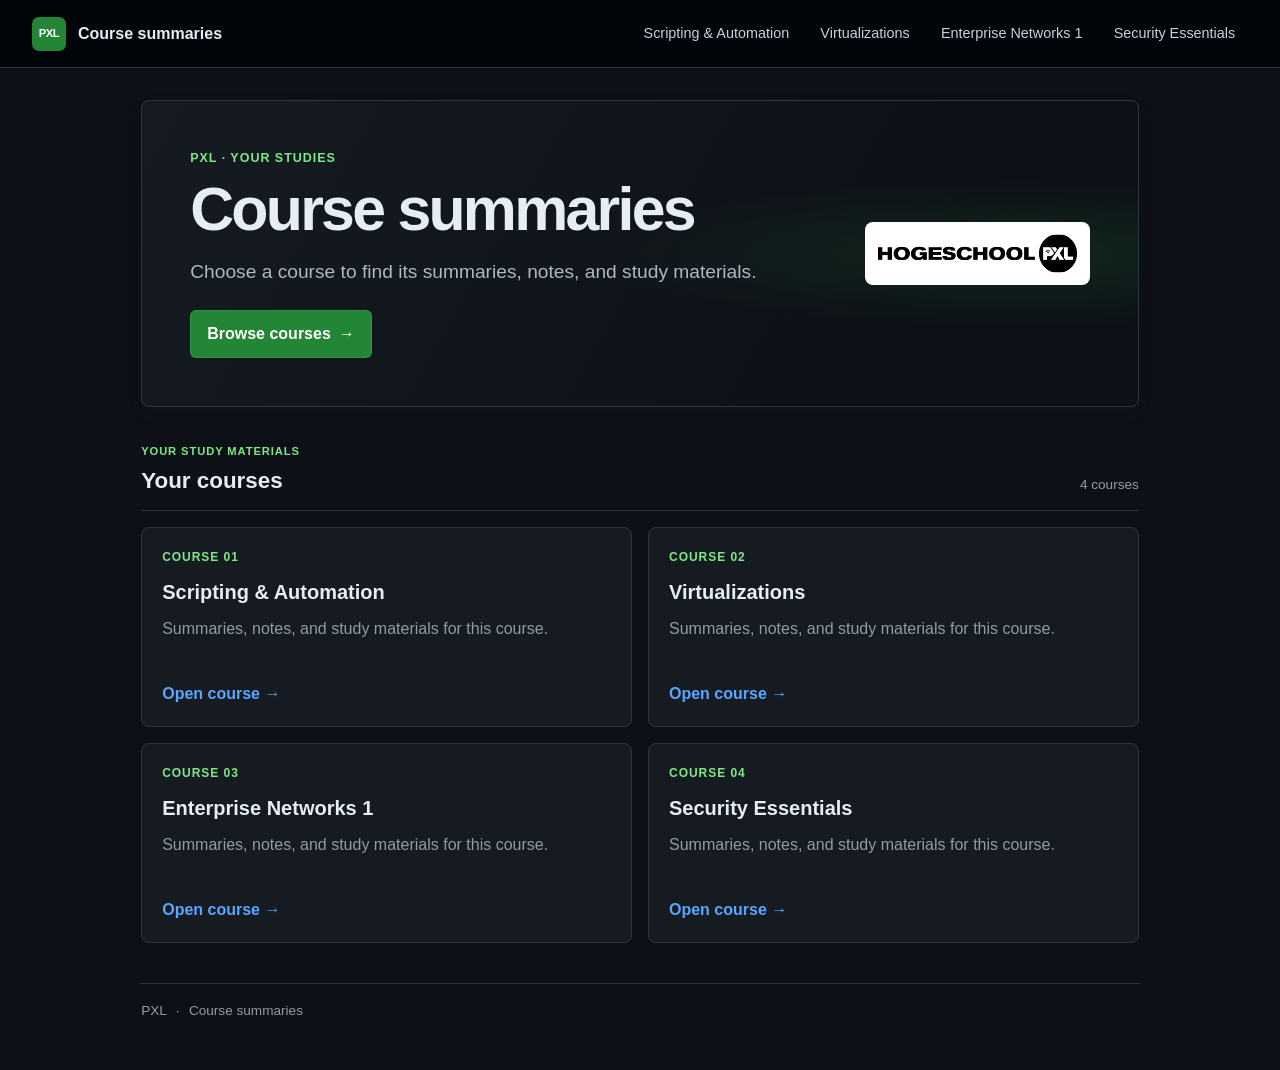
<file: index.html>
<!DOCTYPE html>
<html lang="en">
  <head>
    <meta charset="UTF-8" />
    <meta name="viewport" content="width=device-width, initial-scale=1.0" />
    <meta name="theme-color" content="#0d1117" />
    <title>Course Summaries — PXL</title>
    <link rel="stylesheet" href="styles.css" />
  </head>
  <body class="docs-page">
    <a class="skip-link" href="#main-content">Skip to content</a>

    <header class="docs-header">
      <a class="docs-brand" href="index.html">
        <span class="brand-mark" aria-hidden="true">PXL</span>
        <span>Course summaries</span>
      </a>
      <nav class="docs-global-nav" aria-label="Course navigation">
        <a href="Scripting &amp; Automation/Scripting &amp; Automation.html">Scripting &amp; Automation</a>
        <a href="Virtualizations/Virtualizations.html">Virtualizations</a>
        <a href="Enterprise Networks 1/Enterprise Networks 1.html">Enterprise Networks 1</a>
        <a href="Security Essentials/Security Essentials.html">Security Essentials</a>
      </nav>
    </header>

    <main id="main-content" class="docs-main exercise-home">
      <section class="docs-hero" aria-labelledby="page-title">
        <div class="hero-copy">
          <p class="eyebrow">PXL · Your studies</p>
          <h1 id="page-title">Course summaries</h1>
          <p class="hero-description">Choose a course to find its summaries, notes, and study materials.</p>
          <a class="primary-link" href="#courses">Browse courses <span aria-hidden="true">→</span></a>
        </div>
        <img class="hero-logo" src="assets/pxl-hogeschool-logo.png" alt="Hogeschool PXL" />
      </section>

      <section class="docs-section" id="courses" aria-labelledby="courses-title">
        <div class="section-heading">
          <div>
            <p class="eyebrow">Your study materials</p>
            <h2 id="courses-title">Your courses</h2>
          </div>
          <span class="section-count">4 courses</span>
        </div>
        <ul class="exercise-list course-grid" aria-label="Courses">
          <li>
            <a class="exercise-card" href="Scripting &amp; Automation/Scripting &amp; Automation.html">
              <span class="exercise-number">Course 01</span>
              <h3>Scripting &amp; Automation</h3>
              <p>Summaries, notes, and study materials for this course.</p>
              <span class="exercise-card-link">Open course <span aria-hidden="true">→</span></span>
            </a>
          </li>
          <li>
            <a class="exercise-card" href="Virtualizations/Virtualizations.html">
              <span class="exercise-number">Course 02</span>
              <h3>Virtualizations</h3>
              <p>Summaries, notes, and study materials for this course.</p>
              <span class="exercise-card-link">Open course <span aria-hidden="true">→</span></span>
            </a>
          </li>
          <li>
            <a class="exercise-card" href="Enterprise Networks 1/Enterprise Networks 1.html">
              <span class="exercise-number">Course 03</span>
              <h3>Enterprise Networks 1</h3>
              <p>Summaries, notes, and study materials for this course.</p>
              <span class="exercise-card-link">Open course <span aria-hidden="true">→</span></span>
            </a>
          </li>
          <li>
            <a class="exercise-card" href="Security Essentials/Security Essentials.html">
              <span class="exercise-number">Course 04</span>
              <h3>Security Essentials</h3>
              <p>Summaries, notes, and study materials for this course.</p>
              <span class="exercise-card-link">Open course <span aria-hidden="true">→</span></span>
            </a>
          </li>
        </ul>
      </section>

      <footer class="docs-footer">PXL <span aria-hidden="true">·</span> Course summaries</footer>
    </main>
  </body>
</html>
</file>
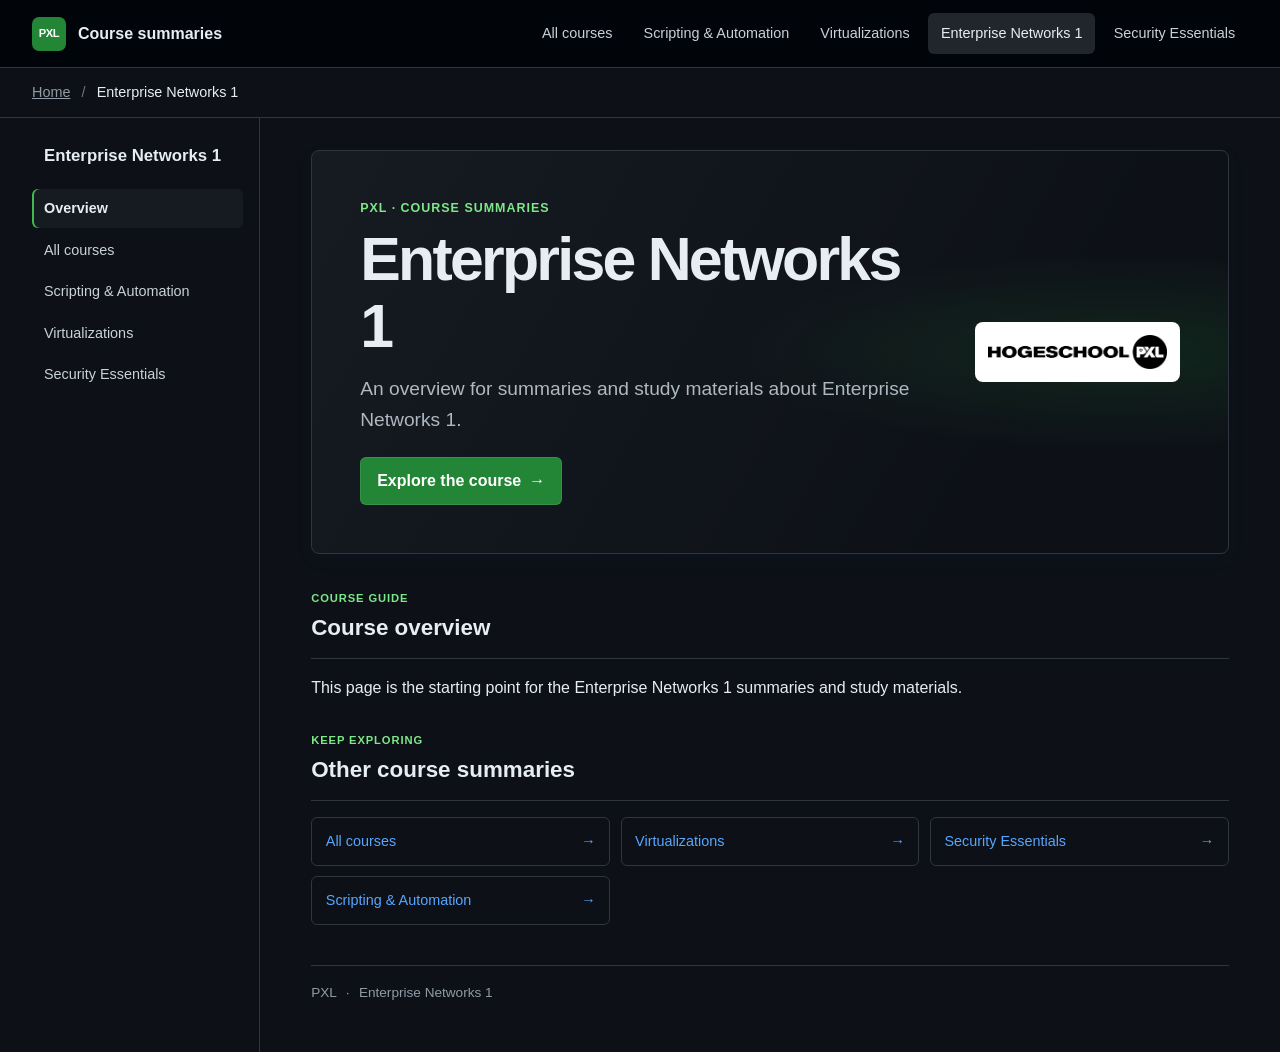
<file: Enterprise Networks 1/Enterprise Networks 1.html>
<!DOCTYPE html>
<html lang="en">
  <head>
    <meta charset="UTF-8" />
    <meta name="viewport" content="width=device-width, initial-scale=1.0" />
    <meta name="theme-color" content="#111b2e" />
    <title>Enterprise Networks 1 — Course Summaries</title>
    <link rel="stylesheet" href="../styles.css" />
  </head>
  <body class="docs-page">
    <a class="skip-link" href="#main-content">Skip to content</a>

    <header class="docs-header">
      <a class="docs-brand" href="../index.html">
        <span class="brand-mark" aria-hidden="true">PXL</span>
        <span>Course summaries</span>
      </a>
      <nav class="docs-global-nav" aria-label="Main navigation">
        <a href="../index.html">All courses</a>
        <a href="../Scripting &amp; Automation/Scripting &amp; Automation.html">Scripting &amp; Automation</a>
        <a href="../Virtualizations/Virtualizations.html">Virtualizations</a>
        <a href="Enterprise Networks 1.html" aria-current="page">Enterprise Networks 1</a>
        <a href="../Security Essentials/Security Essentials.html">Security Essentials</a>
      </nav>
    </header>

    <div class="docs-breadcrumb">
      <div class="docs-breadcrumb-inner">
        <a href="../index.html">Home</a>
        <span class="breadcrumb-separator" aria-hidden="true">/</span>
        <span aria-current="page">Enterprise Networks 1</span>
      </div>
    </div>

    <div class="docs-layout">
      <aside class="docs-sidebar" aria-label="Page navigation">
        <p class="sidebar-heading">Enterprise Networks 1</p>
        <a class="sidebar-current" href="#overview" aria-current="page">Overview</a>
        <a href="../index.html">All courses</a>
        <a href="../Scripting &amp; Automation/Scripting &amp; Automation.html">Scripting &amp; Automation</a>
        <a href="../Virtualizations/Virtualizations.html">Virtualizations</a>
        <a href="../Security Essentials/Security Essentials.html">Security Essentials</a>
      </aside>

      <main id="main-content" class="docs-main">
        <section class="docs-hero" id="overview" aria-labelledby="page-title">
          <div class="hero-copy">
            <p class="eyebrow">PXL · Course summaries</p>
            <h1 id="page-title">Enterprise Networks 1</h1>
            <p class="hero-description">An overview for summaries and study materials about Enterprise Networks 1.</p>
            <a class="primary-link" href="#course-overview">Explore the course <span aria-hidden="true">→</span></a>
          </div>
          <img class="hero-logo" src="../assets/pxl-hogeschool-logo.png" alt="Hogeschool PXL" />
        </section>

        <section class="docs-section" id="course-overview">
          <div class="section-heading">
            <div>
              <p class="eyebrow">Course guide</p>
              <h2>Course overview</h2>
            </div>
          </div>
          <p>This page is the starting point for the Enterprise Networks 1 summaries and study materials.</p>
        </section>

        <section class="docs-section" id="other-courses">
          <div class="section-heading">
            <div>
              <p class="eyebrow">Keep exploring</p>
              <h2>Other course summaries</h2>
            </div>
          </div>
          <div class="resource-links" aria-label="Other course summaries">
            <a href="../index.html">All courses <span aria-hidden="true">→</span></a>
            <a href="../Virtualizations/Virtualizations.html">Virtualizations <span aria-hidden="true">→</span></a>
            <a href="../Security Essentials/Security Essentials.html">Security Essentials <span aria-hidden="true">→</span></a>
            <a href="../Scripting &amp; Automation/Scripting &amp; Automation.html">Scripting &amp; Automation <span aria-hidden="true">→</span></a>
          </div>
        </section>
        <footer class="docs-footer">PXL <span aria-hidden="true">·</span> Enterprise Networks 1</footer>
      </main>
    </div>
  </body>
</html>
</file>
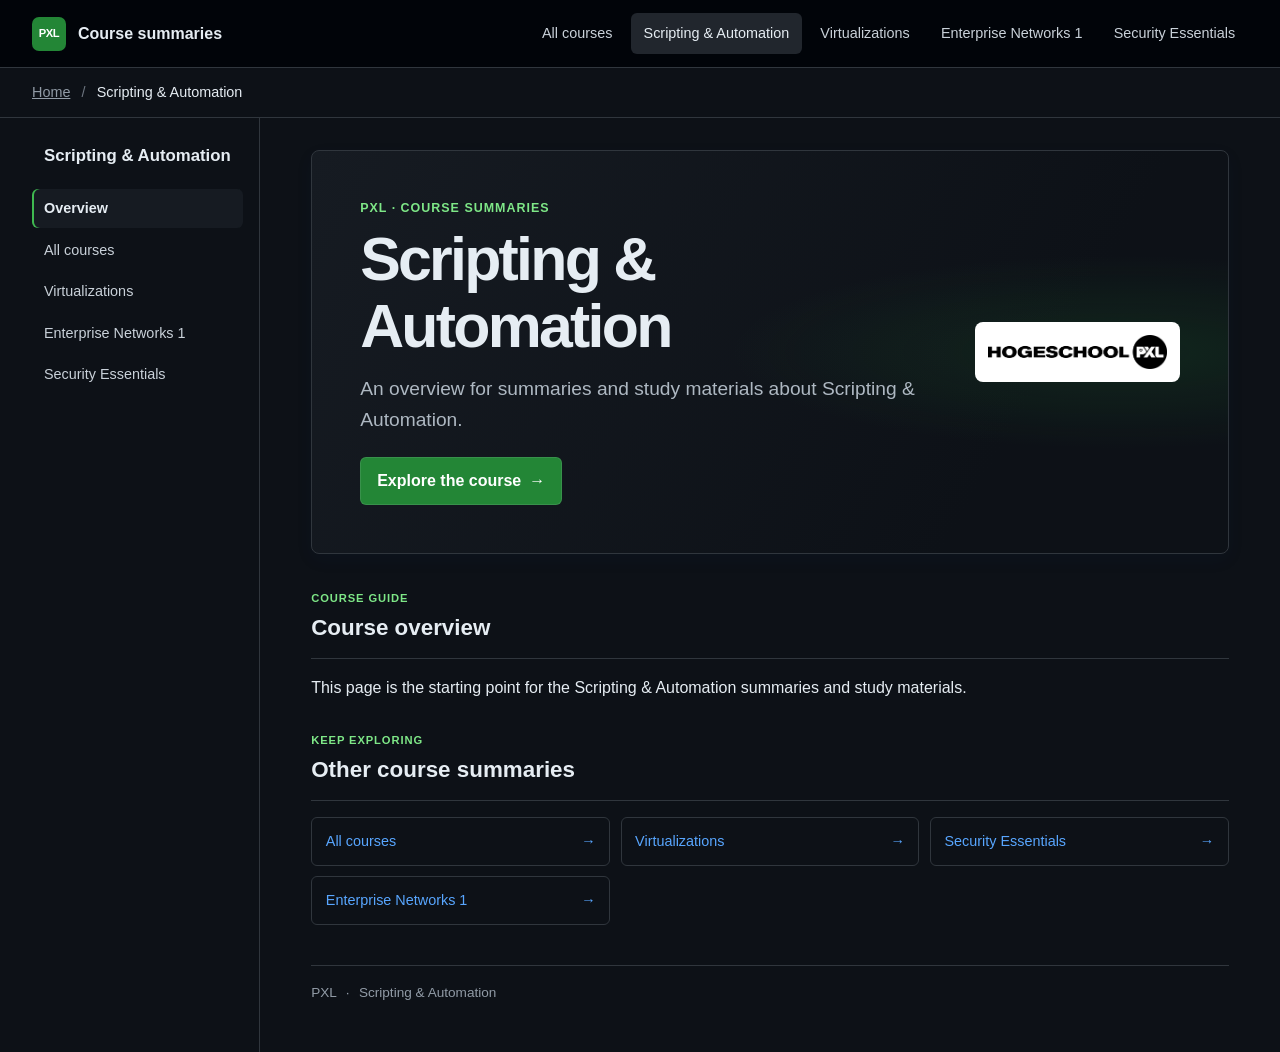
<file: Scripting & Automation/Scripting & Automation.html>
<!DOCTYPE html>
<html lang="en">
  <head>
    <meta charset="UTF-8" />
    <meta name="viewport" content="width=device-width, initial-scale=1.0" />
    <meta name="theme-color" content="#111b2e" />
    <title>Scripting &amp; Automation — Course Summaries</title>
    <link rel="stylesheet" href="../styles.css" />
  </head>
  <body class="docs-page">
    <a class="skip-link" href="#main-content">Skip to content</a>

    <header class="docs-header">
      <a class="docs-brand" href="../index.html">
        <span class="brand-mark" aria-hidden="true">PXL</span>
        <span>Course summaries</span>
      </a>
      <nav class="docs-global-nav" aria-label="Main navigation">
        <a href="../index.html">All courses</a>
        <a href="Scripting &amp; Automation.html" aria-current="page">Scripting &amp; Automation</a>
        <a href="../Virtualizations/Virtualizations.html">Virtualizations</a>
        <a href="../Enterprise Networks 1/Enterprise Networks 1.html">Enterprise Networks 1</a>
        <a href="../Security Essentials/Security Essentials.html">Security Essentials</a>
      </nav>
    </header>

    <div class="docs-breadcrumb">
      <div class="docs-breadcrumb-inner">
        <a href="../index.html">Home</a>
        <span class="breadcrumb-separator" aria-hidden="true">/</span>
        <span aria-current="page">Scripting &amp; Automation</span>
      </div>
    </div>

    <div class="docs-layout">
      <aside class="docs-sidebar" aria-label="Page navigation">
        <p class="sidebar-heading">Scripting &amp; Automation</p>
        <a class="sidebar-current" href="#overview" aria-current="page">Overview</a>
        <a href="../index.html">All courses</a>
        <a href="../Virtualizations/Virtualizations.html">Virtualizations</a>
        <a href="../Enterprise Networks 1/Enterprise Networks 1.html">Enterprise Networks 1</a>
        <a href="../Security Essentials/Security Essentials.html">Security Essentials</a>
      </aside>

      <main id="main-content" class="docs-main">
        <section class="docs-hero" id="overview" aria-labelledby="page-title">
          <div class="hero-copy">
            <p class="eyebrow">PXL · Course summaries</p>
            <h1 id="page-title">Scripting &amp; Automation</h1>
            <p class="hero-description">An overview for summaries and study materials about Scripting &amp; Automation.</p>
            <a class="primary-link" href="#course-overview">Explore the course <span aria-hidden="true">→</span></a>
          </div>
          <img class="hero-logo" src="../assets/pxl-hogeschool-logo.png" alt="Hogeschool PXL" />
        </section>

        <section class="docs-section" id="course-overview">
          <div class="section-heading">
            <div>
              <p class="eyebrow">Course guide</p>
              <h2>Course overview</h2>
            </div>
          </div>
          <p>This page is the starting point for the Scripting &amp; Automation summaries and study materials.</p>
        </section>

        <section class="docs-section" id="other-courses">
          <div class="section-heading">
            <div>
              <p class="eyebrow">Keep exploring</p>
              <h2>Other course summaries</h2>
            </div>
          </div>
          <div class="resource-links" aria-label="Other course summaries">
            <a href="../index.html">All courses <span aria-hidden="true">→</span></a>
            <a href="../Virtualizations/Virtualizations.html">Virtualizations <span aria-hidden="true">→</span></a>
            <a href="../Security Essentials/Security Essentials.html">Security Essentials <span aria-hidden="true">→</span></a>
            <a href="../Enterprise Networks 1/Enterprise Networks 1.html">Enterprise Networks 1 <span aria-hidden="true">→</span></a>
          </div>
        </section>
        <footer class="docs-footer">PXL <span aria-hidden="true">·</span> Scripting &amp; Automation</footer>
      </main>
    </div>
  </body>
</html>
</file>
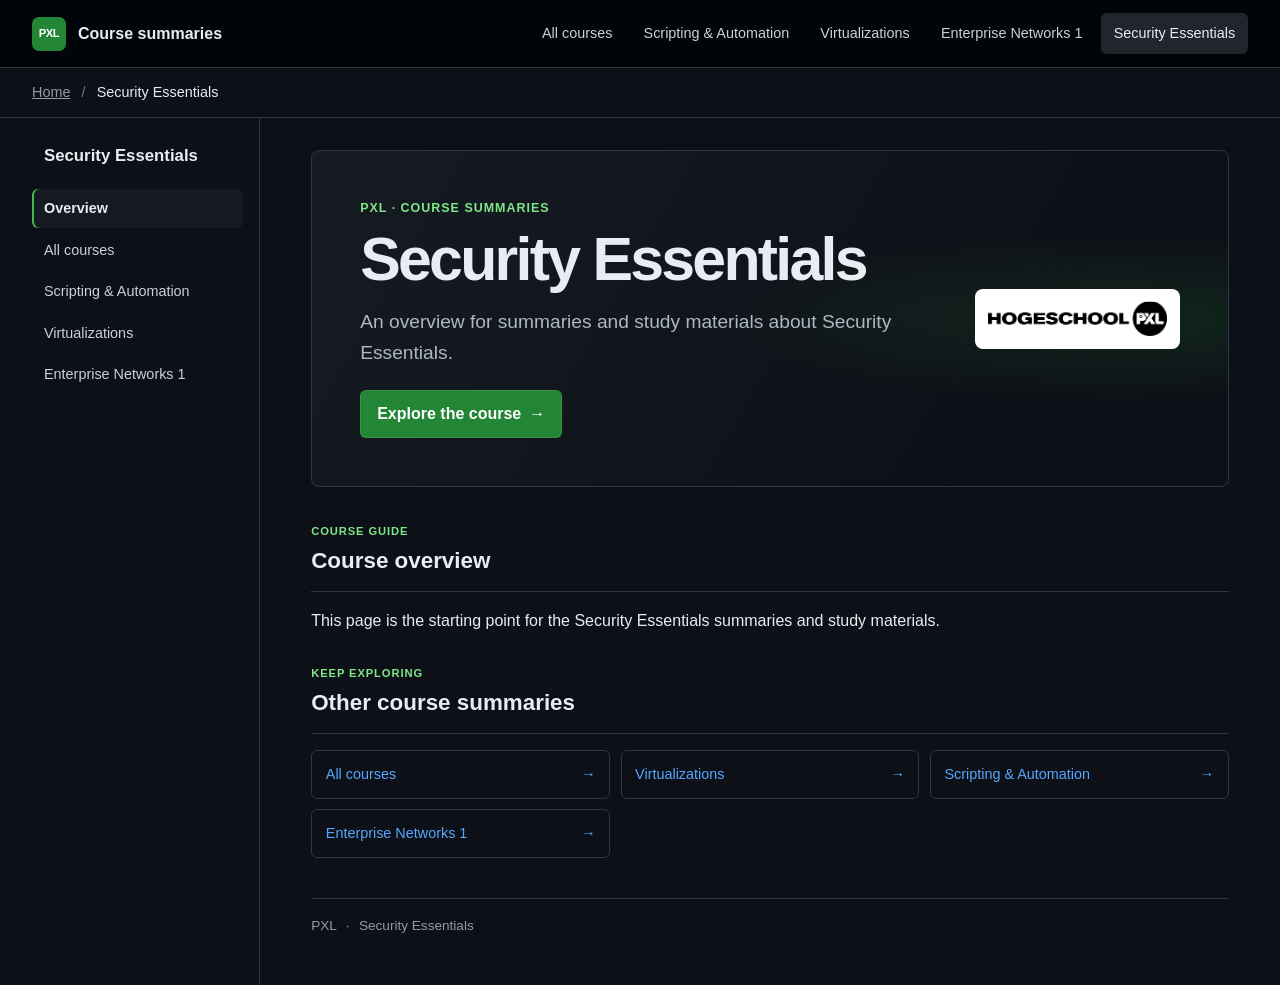
<file: Security Essentials/Security Essentials.html>
<!DOCTYPE html>
<html lang="en">
  <head>
    <meta charset="UTF-8" />
    <meta name="viewport" content="width=device-width, initial-scale=1.0" />
    <meta name="theme-color" content="#111b2e" />
    <title>Security Essentials — Course Summaries</title>
    <link rel="stylesheet" href="../styles.css" />
  </head>
  <body class="docs-page">
    <a class="skip-link" href="#main-content">Skip to content</a>

    <header class="docs-header">
      <a class="docs-brand" href="../index.html">
        <span class="brand-mark" aria-hidden="true">PXL</span>
        <span>Course summaries</span>
      </a>
      <nav class="docs-global-nav" aria-label="Main navigation">
        <a href="../index.html">All courses</a>
        <a href="../Scripting &amp; Automation/Scripting &amp; Automation.html">Scripting &amp; Automation</a>
        <a href="../Virtualizations/Virtualizations.html">Virtualizations</a>
        <a href="../Enterprise Networks 1/Enterprise Networks 1.html">Enterprise Networks 1</a>
        <a href="Security Essentials.html" aria-current="page">Security Essentials</a>
      </nav>
    </header>

    <div class="docs-breadcrumb">
      <div class="docs-breadcrumb-inner">
        <a href="../index.html">Home</a>
        <span class="breadcrumb-separator" aria-hidden="true">/</span>
        <span aria-current="page">Security Essentials</span>
      </div>
    </div>

    <div class="docs-layout">
      <aside class="docs-sidebar" aria-label="Page navigation">
        <p class="sidebar-heading">Security Essentials</p>
        <a class="sidebar-current" href="#overview" aria-current="page">Overview</a>
        <a href="../index.html">All courses</a>
        <a href="../Scripting &amp; Automation/Scripting &amp; Automation.html">Scripting &amp; Automation</a>
        <a href="../Virtualizations/Virtualizations.html">Virtualizations</a>
        <a href="../Enterprise Networks 1/Enterprise Networks 1.html">Enterprise Networks 1</a>
      </aside>

      <main id="main-content" class="docs-main">
        <section class="docs-hero" id="overview" aria-labelledby="page-title">
          <div class="hero-copy">
            <p class="eyebrow">PXL · Course summaries</p>
            <h1 id="page-title">Security Essentials</h1>
            <p class="hero-description">An overview for summaries and study materials about Security Essentials.</p>
            <a class="primary-link" href="#course-overview">Explore the course <span aria-hidden="true">→</span></a>
          </div>
          <img class="hero-logo" src="../assets/pxl-hogeschool-logo.png" alt="Hogeschool PXL" />
        </section>

        <section class="docs-section" id="course-overview">
          <div class="section-heading">
            <div>
              <p class="eyebrow">Course guide</p>
              <h2>Course overview</h2>
            </div>
          </div>
          <p>This page is the starting point for the Security Essentials summaries and study materials.</p>
        </section>

        <section class="docs-section" id="other-courses">
          <div class="section-heading">
            <div>
              <p class="eyebrow">Keep exploring</p>
              <h2>Other course summaries</h2>
            </div>
          </div>
          <div class="resource-links" aria-label="Other course summaries">
            <a href="../index.html">All courses <span aria-hidden="true">→</span></a>
            <a href="../Virtualizations/Virtualizations.html">Virtualizations <span aria-hidden="true">→</span></a>
            <a href="../Scripting &amp; Automation/Scripting &amp; Automation.html">Scripting &amp; Automation <span aria-hidden="true">→</span></a>
            <a href="../Enterprise Networks 1/Enterprise Networks 1.html">Enterprise Networks 1 <span aria-hidden="true">→</span></a>
          </div>
        </section>
        <footer class="docs-footer">PXL <span aria-hidden="true">·</span> Security Essentials</footer>
      </main>
    </div>
  </body>
</html>
</file>
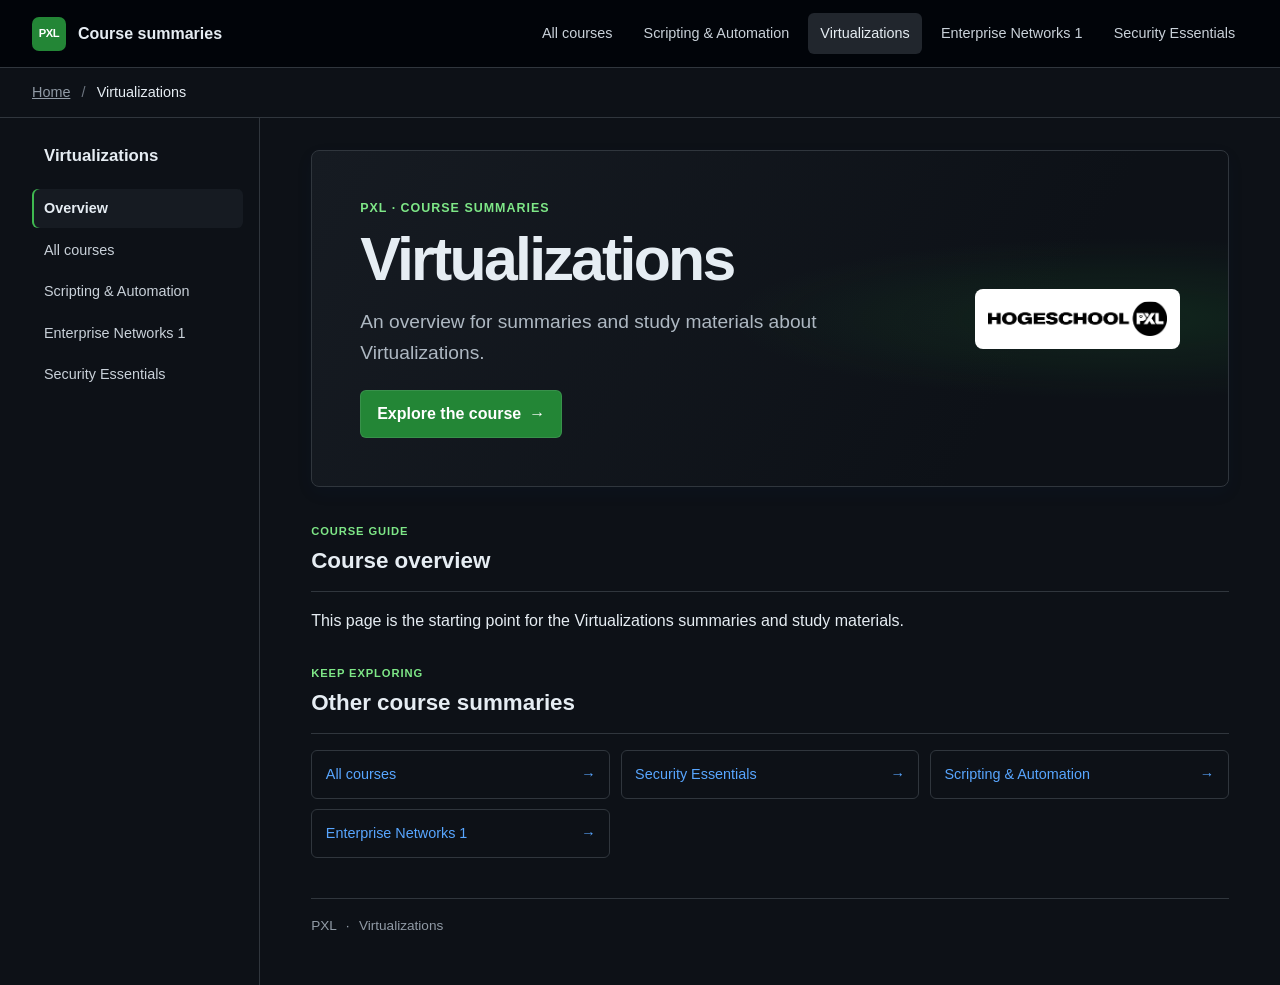
<file: Virtualizations/Virtualizations.html>
<!DOCTYPE html>
<html lang="en">
  <head>
    <meta charset="UTF-8" />
    <meta name="viewport" content="width=device-width, initial-scale=1.0" />
    <meta name="theme-color" content="#111b2e" />
    <title>Virtualizations — Course Summaries</title>
    <link rel="stylesheet" href="../styles.css" />
  </head>
  <body class="docs-page">
    <a class="skip-link" href="#main-content">Skip to content</a>

    <header class="docs-header">
      <a class="docs-brand" href="../index.html">
        <span class="brand-mark" aria-hidden="true">PXL</span>
        <span>Course summaries</span>
      </a>
      <nav class="docs-global-nav" aria-label="Main navigation">
        <a href="../index.html">All courses</a>
        <a href="../Scripting &amp; Automation/Scripting &amp; Automation.html">Scripting &amp; Automation</a>
        <a href="Virtualizations.html" aria-current="page">Virtualizations</a>
        <a href="../Enterprise Networks 1/Enterprise Networks 1.html">Enterprise Networks 1</a>
        <a href="../Security Essentials/Security Essentials.html">Security Essentials</a>
      </nav>
    </header>

    <div class="docs-breadcrumb">
      <div class="docs-breadcrumb-inner">
        <a href="../index.html">Home</a>
        <span class="breadcrumb-separator" aria-hidden="true">/</span>
        <span aria-current="page">Virtualizations</span>
      </div>
    </div>

    <div class="docs-layout">
      <aside class="docs-sidebar" aria-label="Page navigation">
        <p class="sidebar-heading">Virtualizations</p>
        <a class="sidebar-current" href="#overview" aria-current="page">Overview</a>
        <a href="../index.html">All courses</a>
        <a href="../Scripting &amp; Automation/Scripting &amp; Automation.html">Scripting &amp; Automation</a>
        <a href="../Enterprise Networks 1/Enterprise Networks 1.html">Enterprise Networks 1</a>
        <a href="../Security Essentials/Security Essentials.html">Security Essentials</a>
      </aside>

      <main id="main-content" class="docs-main">
        <section class="docs-hero" id="overview" aria-labelledby="page-title">
          <div class="hero-copy">
            <p class="eyebrow">PXL · Course summaries</p>
            <h1 id="page-title">Virtualizations</h1>
            <p class="hero-description">An overview for summaries and study materials about Virtualizations.</p>
            <a class="primary-link" href="#course-overview">Explore the course <span aria-hidden="true">→</span></a>
          </div>
          <img class="hero-logo" src="../assets/pxl-hogeschool-logo.png" alt="Hogeschool PXL" />
        </section>

        <section class="docs-section" id="course-overview">
          <div class="section-heading">
            <div>
              <p class="eyebrow">Course guide</p>
              <h2>Course overview</h2>
            </div>
          </div>
          <p>This page is the starting point for the Virtualizations summaries and study materials.</p>
        </section>

        <section class="docs-section" id="other-courses">
          <div class="section-heading">
            <div>
              <p class="eyebrow">Keep exploring</p>
              <h2>Other course summaries</h2>
            </div>
          </div>
          <div class="resource-links" aria-label="Other course summaries">
            <a href="../index.html">All courses <span aria-hidden="true">→</span></a>
            <a href="../Security Essentials/Security Essentials.html">Security Essentials <span aria-hidden="true">→</span></a>
            <a href="../Scripting &amp; Automation/Scripting &amp; Automation.html">Scripting &amp; Automation <span aria-hidden="true">→</span></a>
            <a href="../Enterprise Networks 1/Enterprise Networks 1.html">Enterprise Networks 1 <span aria-hidden="true">→</span></a>
          </div>
        </section>
        <footer class="docs-footer">PXL <span aria-hidden="true">·</span> Virtualizations</footer>
      </main>
    </div>
  </body>
</html>
</file>
<file: styles.css>
:root {
  --bg: #f4f7fb;
  --card: #ffffff;
  --primary: #0b3b6f;
  --accent: #f28c28;
  --text: #1a1d23;
  --muted: #546071;
  --border: #dfe7f2;
}

* {
  box-sizing: border-box;
}

body {
  margin: 0;
  font-family: Arial, Helvetica, sans-serif;
  background: var(--bg);
  color: var(--text);
  line-height: 1.6;
}

.top-menu {
  background: #0d2446;
  border-bottom: 1px solid rgba(255, 255, 255, 0.12);
}

.nav-inner {
  display: flex;
  flex-wrap: wrap;
  gap: 1rem;
  justify-content: center;
  padding: 0.85rem 0;
}

.top-menu a {
  color: #fff;
  text-decoration: none;
  font-weight: 600;
  padding: 0.5rem 0.85rem;
  border-radius: 8px;
  transition: background 0.2s ease;
}

.top-menu a:hover {
  background: rgba(255, 255, 255, 0.12);
}

.container {
  width: min(960px, calc(100% - 2rem));
  margin: 0 auto;
}

.hero {
  background: linear-gradient(135deg, var(--primary), #114c91);
  color: #fff;
  padding: 2.5rem 0;
  text-align: center;
}

.logo {
  display: block;
  width: min(620px, 100%);
  margin: 0 auto 1rem;
  height: auto;
}

h1, h2 {
  margin-top: 0;
}

main {
  padding: 2rem 0 3rem;
}

section {
  background: var(--card);
  border: 1px solid var(--border);
  border-radius: 12px;
  padding: 1.5rem;
  margin-bottom: 1.25rem;
  box-shadow: 0 6px 18px rgba(11, 59, 111, 0.06);
}

ul, ol {
  margin: 0.5rem 0 0 1.2rem;
}

pre {
  background: #f2f5f9;
  border: 1px solid var(--border);
  border-radius: 8px;
  padding: 1rem;
  overflow-x: auto;
}

body.docs-page {
  --docs-bg: #0d1117;
  --docs-surface: #0d1117;
  --docs-elevated: #161b22;
  --docs-border: #30363d;
  --docs-text: #e6edf3;
  --docs-muted: #919ba6;
  --docs-green: #238636;
  min-height: 100vh;
  background: var(--docs-bg);
  color: var(--docs-text);
  font-family: -apple-system, BlinkMacSystemFont, "Segoe UI", sans-serif;
  line-height: 1.6;
}

.docs-page a {
  color: inherit;
}

.docs-page a:focus-visible {
  outline: 2px solid #58a6ff;
  outline-offset: 3px;
}

.skip-link {
  position: absolute;
  z-index: 2;
  top: 0.5rem;
  left: 0.5rem;
  padding: 0.6rem 0.9rem;
  transform: translateY(-160%);
  border-radius: 6px;
  background: #fff;
  color: #0d1117 !important;
}

.skip-link:focus {
  transform: translateY(0);
}

.docs-header {
  min-height: 68px;
  padding: 0 2rem;
  display: flex;
  align-items: center;
  justify-content: space-between;
  gap: 2rem;
  background: #010409;
  border-bottom: 1px solid var(--docs-border);
}

.docs-brand {
  display: inline-flex;
  align-items: center;
  gap: 0.75rem;
  flex-shrink: 0;
  font-size: 1rem;
  font-weight: 650;
  text-decoration: none;
}

.brand-mark {
  width: 34px;
  height: 34px;
  display: grid;
  place-items: center;
  border-radius: 7px;
  background: #238636;
  color: #fff;
  font-size: 0.7rem;
  font-weight: 750;
  letter-spacing: -0.04em;
}

.docs-global-nav {
  display: flex;
  align-items: center;
  gap: 0.35rem;
}

.docs-global-nav a {
  padding: 0.55rem 0.8rem;
  color: #c9d1d9;
  font-size: 0.9rem;
  text-decoration: none;
  border-radius: 6px;
}

.docs-global-nav a:hover,
.docs-global-nav a[aria-current="page"] {
  color: var(--docs-text);
  background: #21262d;
}

.docs-breadcrumb {
  border-bottom: 1px solid var(--docs-border);
  background: #0d1117;
}

.docs-breadcrumb-inner {
  max-width: 1440px;
  margin: 0 auto;
  padding: 0.8rem 2rem;
  display: flex;
  align-items: center;
  gap: 0.7rem;
  color: var(--docs-muted);
  font-size: 0.9rem;
}

.docs-breadcrumb-inner [aria-current="page"] {
  color: var(--docs-text);
}

.breadcrumb-separator {
  color: #6e7681;
}

.docs-layout {
  display: grid;
  grid-template-columns: 260px minmax(0, 1fr);
  max-width: 1440px;
  min-height: calc(100vh - 118px);
  margin: 0 auto;
}

.docs-sidebar {
  padding: 1.6rem 1rem 2rem 2rem;
  border-right: 1px solid var(--docs-border);
}

.docs-sidebar a {
  display: block;
  margin: 0.15rem 0;
  padding: 0.5rem 0.75rem;
  border-radius: 6px;
  color: #c9d1d9;
  font-size: 0.9rem;
  text-decoration: none;
}

.docs-sidebar a:hover {
  color: var(--docs-text);
  background: #161b22;
}

.docs-sidebar .sidebar-current {
  color: var(--docs-text);
  font-weight: 600;
  background: #161b22;
  box-shadow: inset 2px 0 #3fb950;
}

.sidebar-heading {
  margin: 0 0 1.2rem;
  padding: 0 0.75rem;
  font-size: 1.05rem;
  font-weight: 650;
}

.sidebar-group-label {
  margin: 1.6rem 0 0.35rem;
  padding: 0 0.75rem;
  color: var(--docs-muted);
  font-size: 0.75rem;
  font-weight: 650;
  letter-spacing: 0.06em;
  text-transform: uppercase;
}

.docs-main {
  width: 100%;
  max-width: 1100px;
  margin: 0 auto;
  padding: 2rem clamp(1.25rem, 4vw, 3.5rem) 3rem;
}

.exercise-home {
  min-height: calc(100vh - 68px);
}

.exercise-list {
  margin: 0;
  padding: 0;
  display: grid;
  grid-template-columns: repeat(auto-fit, minmax(min(100%, 280px), 1fr));
  gap: 1rem;
  list-style: none;
}

.course-grid {
  grid-template-columns: repeat(2, minmax(0, 1fr));
}

.exercise-card {
  min-height: 200px;
  padding: 1.25rem;
  display: flex;
  flex-direction: column;
  align-items: flex-start;
  border: 1px solid var(--docs-border);
  border-radius: 8px;
  background: var(--docs-elevated);
  text-decoration: none;
}

.exercise-card:hover {
  border-color: #3fb950;
  background: #1c2128;
}

.exercise-number {
  color: #7ee787;
  font-size: 0.75rem;
  font-weight: 650;
  letter-spacing: 0.08em;
  text-transform: uppercase;
}

.exercise-card h3 {
  margin: 0.5rem 0 0;
  font-size: 1.25rem;
}

.exercise-card p {
  margin: 0.5rem 0 1rem;
  color: var(--docs-muted);
}

.exercise-card-link {
  margin-top: auto;
  color: #58a6ff;
  font-weight: 600;
}

.docs-hero {
  position: relative;
  min-height: 265px;
  margin-bottom: 2.25rem;
  padding: clamp(1.6rem, 4vw, 3rem);
  display: flex;
  align-items: center;
  justify-content: space-between;
  gap: 2rem;
  overflow: hidden;
  border: 1px solid var(--docs-border);
  border-radius: 8px;
  background:
    radial-gradient(ellipse at 88% 50%, rgba(35, 134, 54, 0.18), transparent 34%),
    linear-gradient(120deg, #161b22, #0d1117 75%);
}

.hero-copy {
  position: relative;
  z-index: 1;
  max-width: 650px;
}

.eyebrow {
  margin: 0 0 0.45rem;
  color: #7ee787;
  font-size: 0.78rem;
  font-weight: 650;
  letter-spacing: 0.08em;
  text-transform: uppercase;
}

.docs-hero h1 {
  margin: 0;
  font-size: clamp(2.5rem, 5vw, 3.8rem);
  font-weight: 600;
  letter-spacing: -0.045em;
  line-height: 1.1;
}

.hero-description {
  max-width: 610px;
  margin: 0.9rem 0 1.35rem;
  color: #aeb8c2;
  font-size: clamp(1rem, 1.8vw, 1.2rem);
}

.primary-link {
  display: inline-flex;
  align-items: center;
  gap: 0.5rem;
  padding: 0.65rem 1rem;
  border: 1px solid rgba(240, 246, 252, 0.1);
  border-radius: 6px;
  background: var(--docs-green);
  color: #fff !important;
  font-weight: 600;
  text-decoration: none;
}

.primary-link:hover {
  background: #2ea043;
}

.hero-logo {
  width: min(25%, 260px);
  height: auto;
  padding: 0.8rem;
  object-fit: contain;
  flex-shrink: 0;
  border-radius: 8px;
  background: #fff;
}

.docs-section {
  margin: 0 0 2rem;
  padding: 0;
  border: 0;
  border-radius: 0;
  background: transparent;
  box-shadow: none;
  scroll-margin-top: 1.5rem;
}

.section-heading {
  min-height: 65px;
  margin-bottom: 1rem;
  padding-bottom: 0.75rem;
  display: flex;
  align-items: end;
  justify-content: space-between;
  gap: 1rem;
  border-bottom: 1px solid var(--docs-border);
}

.section-heading .eyebrow {
  margin-bottom: 0.1rem;
  font-size: 0.7rem;
}

.section-heading h2 {
  margin: 0;
  font-size: 1.4rem;
  font-weight: 600;
}

.section-count {
  padding-bottom: 0.15rem;
  color: var(--docs-muted);
  font-size: 0.85rem;
}

.docs-page code {
  padding: 0.15em 0.35em;
  border-radius: 4px;
  background: rgba(110, 118, 129, 0.25);
  color: #e6edf3;
  font-family: ui-monospace, SFMono-Regular, Consolas, monospace;
  font-size: 0.88em;
}

.resource-links {
  margin-top: 1rem;
  display: grid;
  grid-template-columns: repeat(3, minmax(0, 1fr));
  gap: 0.65rem;
}

.resource-links a {
  padding: 0.75rem 0.85rem;
  border: 1px solid var(--docs-border);
  border-radius: 6px;
  color: #58a6ff;
  font-size: 0.9rem;
  text-decoration: none;
}

.resource-links a:hover {
  border-color: #58a6ff;
  background: #161b22;
}

.resource-links a span {
  float: right;
}

.docs-main pre {
  margin: 0;
  padding: 1rem 1.2rem;
  border: 1px solid var(--docs-border);
  border-radius: 6px;
  background: #010409;
  color: #c9d1d9;
  font-size: 0.9rem;
  line-height: 1.7;
}

.docs-main pre code {
  padding: 0;
  background: transparent;
}

.docs-footer {
  margin-top: 2.5rem;
  padding-top: 1rem;
  border-top: 1px solid var(--docs-border);
  color: var(--docs-muted);
  font-size: 0.85rem;
}

.docs-footer span {
  padding: 0 0.35rem;
}

@media (max-width: 850px) {
  .docs-layout {
    grid-template-columns: 210px minmax(0, 1fr);
  }

  .docs-sidebar {
    padding-left: 1rem;
  }

  .hero-logo {
    width: 25%;
  }

  .resource-links {
    grid-template-columns: 1fr;
  }
}

@media (max-width: 650px) {
  .docs-header {
    padding: 0.75rem 1rem;
    align-items: flex-start;
    flex-direction: column;
    gap: 0.6rem;
  }

  .docs-global-nav {
    width: 100%;
    overflow-x: auto;
  }

  .docs-global-nav a {
    padding: 0.4rem 0.65rem;
    white-space: nowrap;
  }

  .docs-breadcrumb-inner {
    padding: 0.65rem 1rem;
  }

  .docs-layout {
    display: block;
  }

  .docs-sidebar {
    padding: 0.8rem 1rem;
    display: flex;
    flex-wrap: wrap;
    gap: 0.25rem;
    border-right: 0;
    border-bottom: 1px solid var(--docs-border);
  }

  .docs-sidebar .sidebar-heading {
    width: 100%;
    margin: 0.25rem 0;
  }

  .docs-sidebar a {
    margin: 0;
    padding: 0.4rem 0.6rem;
  }

  .docs-main {
    padding: 1.25rem 1rem 2rem;
  }

  .docs-hero {
    min-height: 0;
    padding: 1.5rem;
  }

  .hero-logo {
    display: none;
  }

  .course-grid {
    grid-template-columns: 1fr;
  }

  .section-heading {
    align-items: center;
  }
}

@media (prefers-reduced-motion: no-preference) {
  .docs-page a {
    transition: background-color 0.15s ease, border-color 0.15s ease, color 0.15s ease;
  }
}

.docs-page-hero {
  min-height: 215px;
  margin-bottom: 2rem;
}

.docs-article {
  margin: 0 0 2rem;
  padding: clamp(1.25rem, 3vw, 2rem);
  border: 1px solid var(--docs-border);
  border-radius: 8px;
  background: var(--docs-surface);
  color: var(--docs-text);
}

.docs-article h2,
.docs-article h3,
.docs-article h4,
.docs-article h5 {
  color: var(--docs-text);
}

.docs-article h2 {
  margin: 2rem 0 1rem;
  padding-bottom: 0.7rem;
  border-bottom: 1px solid var(--docs-border);
  font-size: 1.5rem;
  scroll-margin-top: 1rem;
}

.docs-article h2:first-child {
  margin-top: 0;
}

.docs-article h3 {
  margin: 1.8rem 0 0.5rem;
  font-size: 1.15rem;
}

.docs-article h4,
.docs-article h5 {
  margin: 1.3rem 0 0.45rem;
}

.docs-article p,
.docs-article li {
  color: #c9d1d9;
}

.docs-article a {
  color: #58a6ff;
}

.docs-article code,
.docs-article pre {
  font-family: ui-monospace, SFMono-Regular, Consolas, "Courier New", monospace;
}

.docs-article pre {
  max-width: 100%;
  overflow-x: auto;
  border: 1px solid var(--docs-border);
  border-radius: 6px;
  background: #010409;
  color: #c9d1d9;
}

.docs-article blockquote {
  margin: 1rem 0;
  padding: 0.75rem 1rem;
  border-left: 3px solid #3fb950;
  border-radius: 0 6px 6px 0;
  background: var(--docs-elevated);
  color: #c9d1d9;
}

.docs-article div[style*="background:#eef7ff"] {
  border-left-color: #3fb950 !important;
  background: var(--docs-elevated) !important;
  color: #c9d1d9 !important;
  box-shadow: none !important;
  overflow-wrap: anywhere;
}

.docs-article img {
  max-width: 100%;
  height: auto;
  border: 1px solid var(--docs-border);
  border-radius: 6px;
}

.script-list {
  margin: 0;
  padding: 0;
  display: grid;
  grid-template-columns: repeat(2, minmax(0, 1fr));
  gap: 0.7rem;
  list-style: none;
}

.script-list a {
  display: block;
  min-height: 100%;
  padding: 0.85rem 1rem;
  border: 1px solid var(--docs-border);
  border-radius: 6px;
  background: var(--docs-elevated);
  color: #58a6ff !important;
  font-size: 0.9rem;
  font-weight: 600;
  overflow-wrap: anywhere;
  text-decoration: none;
}

.script-list a::after {
  float: right;
  color: var(--docs-muted);
  content: "›";
}

.script-list a:hover,
.script-list a[aria-current="true"] {
  border-color: #58a6ff;
  background: #1c2128;
}

.script-download-button {
  display: inline-flex;
  align-items: center;
  justify-content: center;
  padding: 0.55rem 0.85rem;
  border: 1px solid rgba(240, 246, 252, 0.1);
  border-radius: 6px;
  background: var(--docs-green);
  color: #fff !important;
  font-size: 0.85rem;
  font-weight: 600;
  text-decoration: none;
}

.script-download-button:hover {
  background: #2ea043;
}

.script-download-button[hidden] {
  display: none;
}

.powershell-window {
  overflow: hidden;
  border: 1px solid var(--docs-border);
  border-radius: 8px;
  background: #010409;
}

.powershell-window-bar {
  min-height: 42px;
  padding: 0.55rem 0.85rem;
  display: flex;
  align-items: center;
  gap: 0.65rem;
  border-bottom: 1px solid var(--docs-border);
  background: #161b22;
  color: #c9d1d9;
  font-family: ui-monospace, SFMono-Regular, Consolas, monospace;
  font-size: 0.85rem;
}

.powershell-window-indicator {
  width: 0.65rem;
  height: 0.65rem;
  flex: 0 0 auto;
  border-radius: 50%;
  background: #58a6ff;
}

.script-status {
  margin: 0;
  padding: 1rem 1.2rem;
  color: var(--docs-muted);
}

.script-content {
  max-height: 70vh;
  overflow: auto;
  border: 0;
  border-radius: 0;
  white-space: pre;
}

.script-content code {
  font-family: ui-monospace, SFMono-Regular, Consolas, "Courier New", monospace;
}

.screenshot-empty {
  padding: 1rem;
  border: 1px solid var(--docs-border);
  border-radius: 8px;
  background: var(--docs-elevated);
}

.empty-state {
  padding: 2.5rem 1.5rem;
  text-align: center;
  color: var(--docs-muted);
}

.empty-state h2 {
  margin: 0 0 0.5rem;
  color: var(--docs-text);
  font-size: 1.25rem;
}

.empty-state p {
  margin: 0;
}

@media (max-width: 650px) {
  .script-list {
    grid-template-columns: 1fr;
  }

  .docs-article {
    padding: 1rem;
  }

  .docs-article pre {
    white-space: pre-wrap;
    overflow-wrap: anywhere;
  }
</file>
